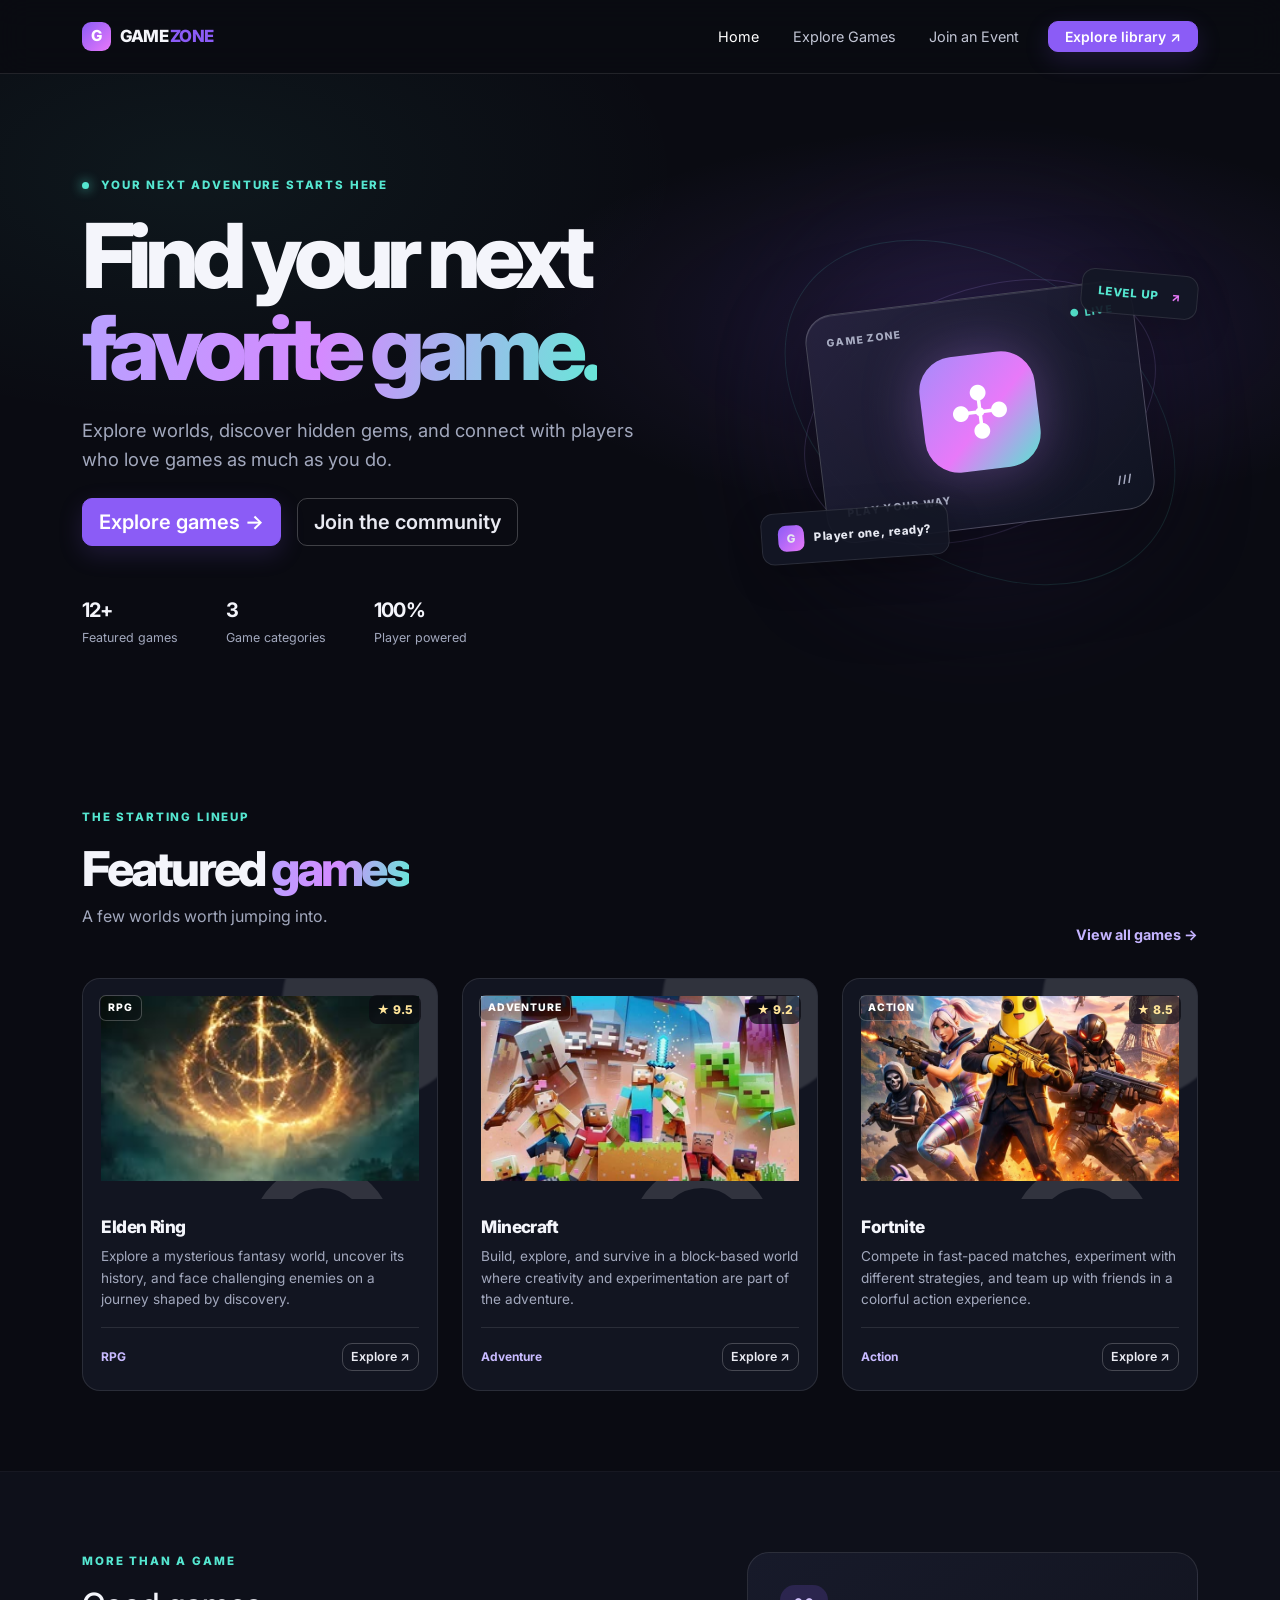
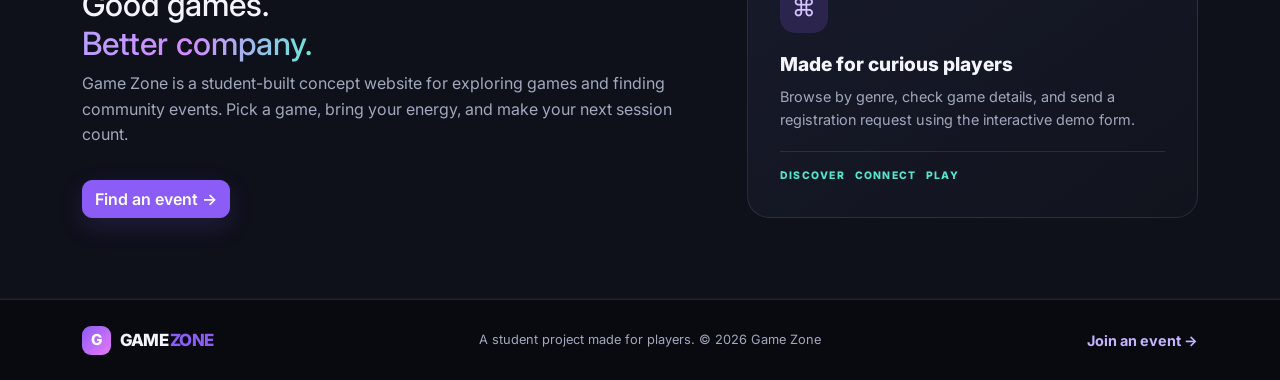
<file: index.html>
<!doctype html>
<html lang="en">
<head>
  <link rel="icon" type="image/png" href="images/favicon.png">
  <meta charset="utf-8">
  <meta name="viewport" content="width=device-width, initial-scale=1">
  <meta name="description" content="Game Zone helps players discover games and join community events.">
  <title>Game Zone | Discover Your Next Game</title>
  <link rel="preconnect" href="https://fonts.googleapis.com">
  <link rel="preconnect" href="https://fonts.gstatic.com" crossorigin>
  <link href="https://fonts.googleapis.com/css2?family=Inter:wght@400;500;600;700;800&display=swap" rel="stylesheet">
  <link href="https://cdn.jsdelivr.net/npm/bootstrap@5.3.3/dist/css/bootstrap.min.css" rel="stylesheet">
  <link href="css/styles.css" rel="stylesheet">
</head>
<body data-page="home">
  <nav class="navbar navbar-expand-lg navbar-dark sticky-top site-nav">
    <div class="container">
      <a class="navbar-brand brand-mark" href="index.html"><span class="brand-icon">G</span> GAME<span>ZONE</span></a>
      <button class="navbar-toggler" type="button" data-bs-toggle="collapse" data-bs-target="#mainNav" aria-controls="mainNav" aria-expanded="false" aria-label="Toggle navigation">
        <span class="navbar-toggler-icon"></span>
      </button>
      <div class="collapse navbar-collapse" id="mainNav">
        <ul class="navbar-nav ms-auto align-items-lg-center gap-lg-2">
          <li class="nav-item"><a class="nav-link active" aria-current="page" href="index.html">Home</a></li>
          <li class="nav-item"><a class="nav-link" href="games.html">Explore Games</a></li>
          <li class="nav-item"><a class="nav-link" href="register.html">Join an Event</a></li>
          <li class="nav-item ms-lg-2"><a class="btn btn-primary btn-sm px-3" href="games.html">Explore library <span aria-hidden="true">↗</span></a></li>
        </ul>
      </div>
    </div>
  </nav>

  <main>
    <section class="hero-section">
      <div class="container">
        <div class="row align-items-center g-5">
          <div class="col-lg-7">
            <p class="eyebrow"><span class="status-dot"></span> YOUR NEXT ADVENTURE STARTS HERE</p>
            <h1 class="hero-title">Find your next<br><span class="gradient-text">favorite game.</span></h1>
            <p class="hero-copy">Explore worlds, discover hidden gems, and connect with players who love games as much as you do.</p>
            <div class="d-flex flex-wrap gap-3 mt-4">
              <a class="btn btn-primary btn-lg" href="games.html">Explore games <span aria-hidden="true">→</span></a>
              <a class="btn btn-outline-light btn-lg" href="register.html">Join the community</a>
            </div>
            <div class="hero-stats mt-5">
              <div><strong>12+</strong><span>Featured games</span></div>
              <div><strong>3</strong><span>Game categories</span></div>
              <div><strong>100%</strong><span>Player powered</span></div>
            </div>
          </div>
          <div class="col-lg-5">
            <div class="hero-art" role="img" aria-label="Abstract neon gaming controller illustration">
              <div class="art-orbit orbit-one"></div><div class="art-orbit orbit-two"></div>
              <div class="art-glow"></div>
              <div class="controller-card">
                <div class="controller-top"><span>GAME ZONE</span><span class="live-pill">● LIVE</span></div>
                <div class="controller-symbol">✣</div>
                <div class="controller-bottom"><span>PLAY YOUR WAY</span><span>///</span></div>
              </div>
              <div class="floating-tag tag-top">LEVEL UP <span>↗</span></div>
              <div class="floating-tag tag-bottom"><span class="tiny-avatar">G</span> Player one, ready?</div>
            </div>
          </div>
        </div>
      </div>
    </section>

    <section class="section-pad">
      <div class="container">
        <div class="section-heading d-flex flex-wrap align-items-end justify-content-between gap-3">
          <div><p class="eyebrow">THE STARTING LINEUP</p><h2>Featured <span class="gradient-text">games</span></h2><p class="section-copy">A few worlds worth jumping into.</p></div>
          <a href="games.html" class="text-link">View all games <span aria-hidden="true">→</span></a>
        </div>
        <div class="row g-4 mt-2" id="featuredGames">
          <div class="col-md-6 col-lg-4"><div class="skeleton-card"></div></div>
          <div class="col-md-6 col-lg-4"><div class="skeleton-card"></div></div>
          <div class="col-md-6 col-lg-4"><div class="skeleton-card"></div></div>
        </div>
      </div>
    </section>

    <section class="section-pad section-muted">
      <div class="container">
        <div class="row g-4 align-items-center">
          <div class="col-lg-7"><p class="eyebrow">MORE THAN A GAME</p><h2>Good games.<br><span class="gradient-text">Better company.</span></h2><p class="section-copy max-copy">Game Zone is a student-built concept website for exploring games and finding community events. Pick a game, bring your energy, and make your next session count.</p><a href="register.html" class="btn btn-primary mt-3">Find an event <span aria-hidden="true">→</span></a></div>
          <div class="col-lg-5"><div class="feature-panel"><div class="feature-icon">⌘</div><h3>Made for curious players</h3><p>Browse by genre, check game details, and send a registration request using the interactive demo form.</p><div class="feature-line"><span>DISCOVER</span><span>CONNECT</span><span>PLAY</span></div></div></div>
        </div>
      </div>
    </section>
  </main>

  <footer class="site-footer"><div class="container d-flex flex-column flex-md-row justify-content-between align-items-start align-items-md-center gap-2"><a class="navbar-brand brand-mark" href="index.html"><span class="brand-icon">G</span> GAME<span>ZONE</span></a><p class="mb-0">A student project made for players. <span id="footerYear"></span></p><a href="register.html" class="footer-link">Join an event →</a></div></footer>
  <script src="https://code.jquery.com/jquery-3.7.1.min.js"></script>
  <script src="https://cdn.jsdelivr.net/npm/bootstrap@5.3.3/dist/js/bootstrap.bundle.min.js"></script>
  <script src="js/app.js"></script>
</body>
</html>
</file>
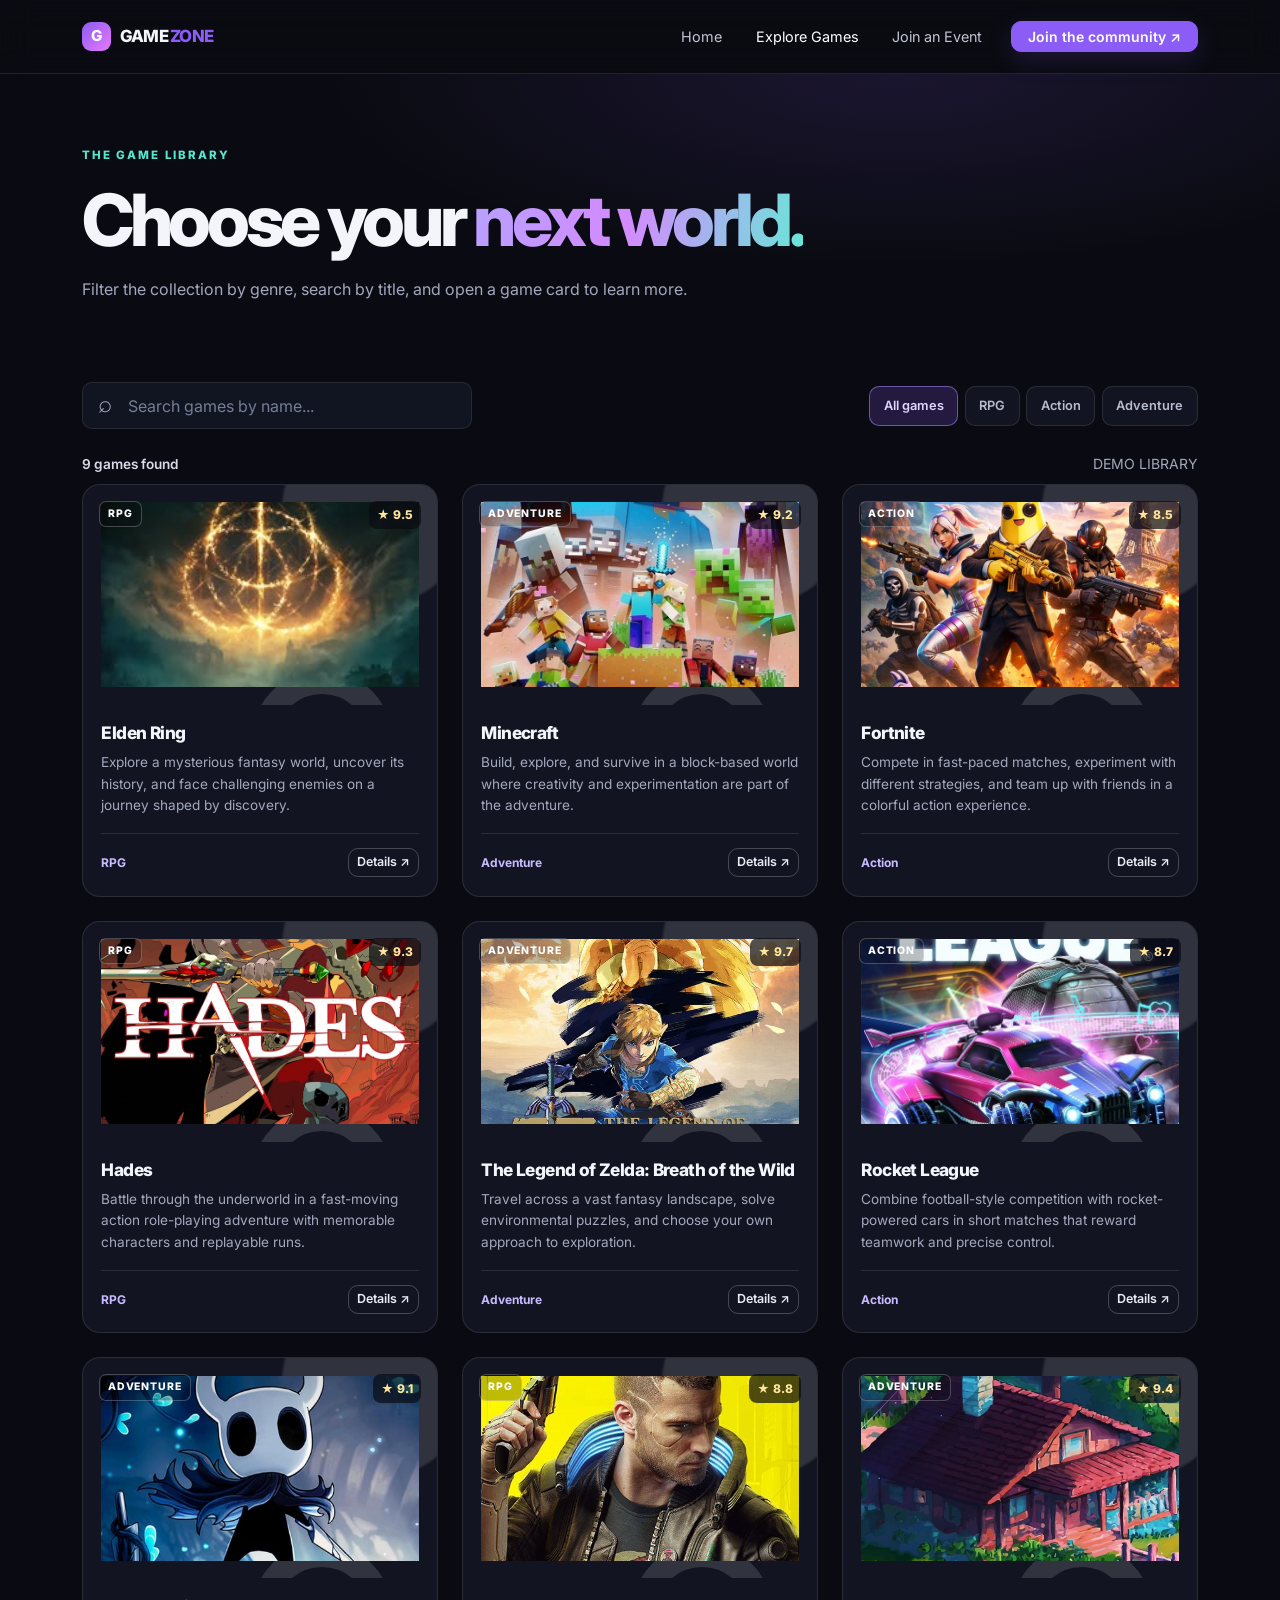
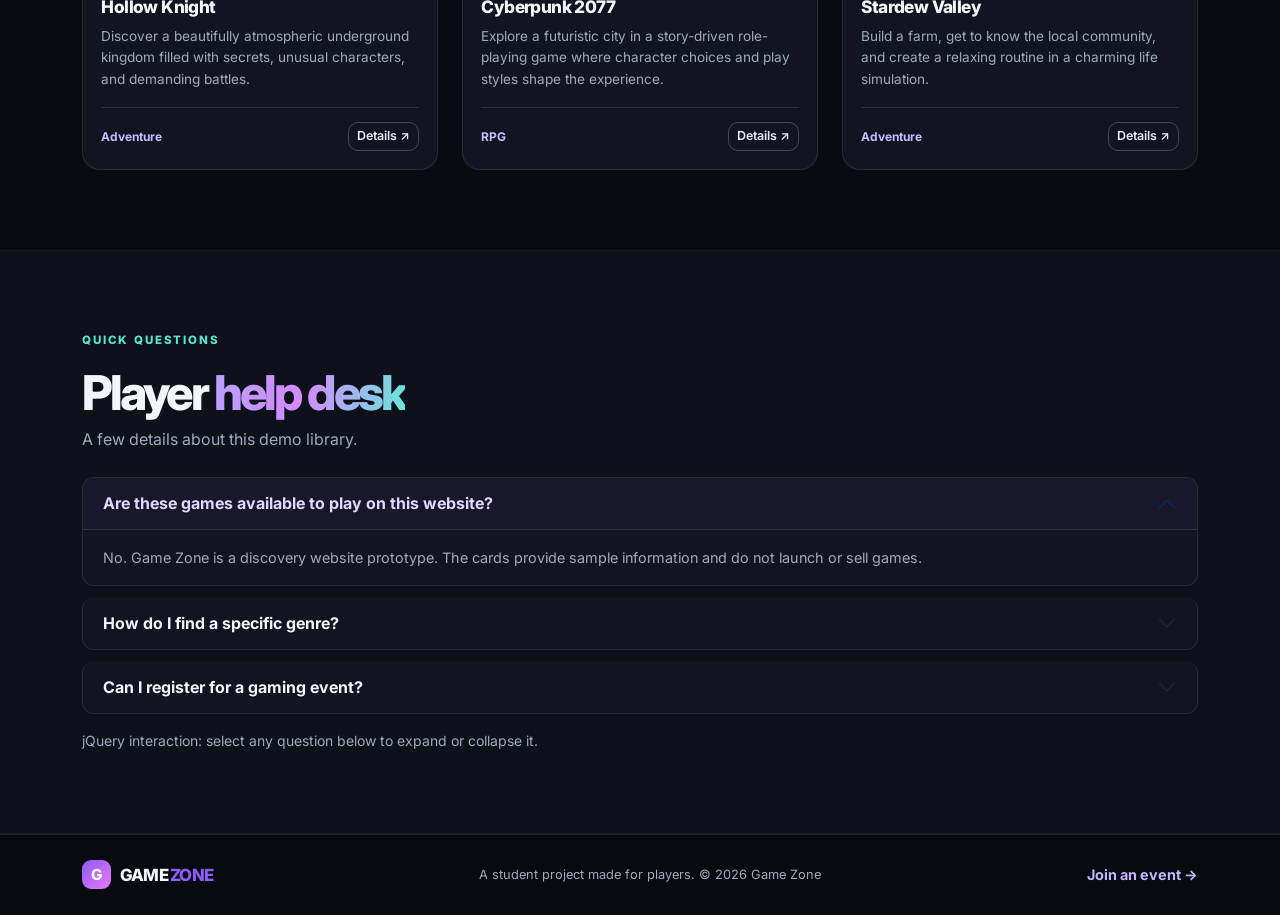
<file: games.html>
<!doctype html>
<html lang="en">
<head>
  <link rel="icon" type="image/png" href="images/favicon.png">
  <meta charset="utf-8">
  <meta name="viewport" content="width=device-width, initial-scale=1">
  <meta name="description" content="Browse the Game Zone library and filter games by genre.">
  <title>Explore Games | Game Zone</title>
  <link rel="preconnect" href="https://fonts.googleapis.com">
  <link rel="preconnect" href="https://fonts.gstatic.com" crossorigin>
  <link href="https://fonts.googleapis.com/css2?family=Inter:wght@400;500;600;700;800&display=swap" rel="stylesheet">
  <link href="https://cdn.jsdelivr.net/npm/bootstrap@5.3.3/dist/css/bootstrap.min.css" rel="stylesheet">
  <link href="css/styles.css" rel="stylesheet">
</head>
<body data-page="games">
  <nav class="navbar navbar-expand-lg navbar-dark sticky-top site-nav">
    <div class="container">
      <a class="navbar-brand brand-mark" href="index.html"><span class="brand-icon">G</span> GAME<span>ZONE</span></a>
      <button class="navbar-toggler" type="button" data-bs-toggle="collapse" data-bs-target="#mainNav" aria-controls="mainNav" aria-expanded="false" aria-label="Toggle navigation"><span class="navbar-toggler-icon"></span></button>
      <div class="collapse navbar-collapse" id="mainNav">
        <ul class="navbar-nav ms-auto align-items-lg-center gap-lg-2">
          <li class="nav-item"><a class="nav-link" href="index.html">Home</a></li>
          <li class="nav-item"><a class="nav-link active" aria-current="page" href="games.html">Explore Games</a></li>
          <li class="nav-item"><a class="nav-link" href="register.html">Join an Event</a></li>
          <li class="nav-item ms-lg-2"><a class="btn btn-primary btn-sm px-3" href="register.html">Join the community ↗</a></li>
        </ul>
      </div>
    </div>
  </nav>

  <main>
    <section class="page-hero">
      <div class="container">
        <p class="eyebrow">THE GAME LIBRARY</p>
        <h1>Choose your <span class="gradient-text">next world.</span></h1>
        <p class="section-copy max-copy">Filter the collection by genre, search by title, and open a game card to learn more.</p>
      </div>
    </section>
    <section class="section-pad pt-2">
      <div class="container">
        <div class="library-toolbar">
          <div class="search-wrap"><label class="visually-hidden" for="gameSearch">Search games</label><span aria-hidden="true">⌕</span><input id="gameSearch" class="form-control" type="search" placeholder="Search games by name..." autocomplete="off"></div>
          <div class="filter-group" role="group" aria-label="Filter games by genre">
            <button class="btn filter-btn active" type="button" data-genre="All" aria-pressed="true">All games</button>
            <button class="btn filter-btn" type="button" data-genre="RPG" aria-pressed="false">RPG</button>
            <button class="btn filter-btn" type="button" data-genre="Action" aria-pressed="false">Action</button>
            <button class="btn filter-btn" type="button" data-genre="Adventure" aria-pressed="false">Adventure</button>
          </div>
        </div>
        <div class="d-flex justify-content-between align-items-center mt-4 mb-2"><p class="result-label mb-0" id="resultsCount" aria-live="polite">Loading games...</p><span class="small muted-text">DEMO LIBRARY</span></div>
        <div class="row g-4" id="gamesGrid" aria-live="polite"></div>
        <div id="emptyState" class="empty-state d-none"><div class="empty-icon">⌕</div><h2>No games found</h2><p>Try another title or select a different genre.</p><button class="btn btn-outline-light" id="resetFilters" type="button">Reset filters</button></div>
      </div>
    </section>

    <section class="section-pad section-muted">
      <div class="container">
        <div class="section-heading"><p class="eyebrow">QUICK QUESTIONS</p><h2>Player <span class="gradient-text">help desk</span></h2><p class="section-copy">A few details about this demo library.</p></div>
        <div class="accordion game-accordion mt-4" id="helpAccordion">
          <div class="accordion-item"><h3 class="accordion-header"><button class="accordion-button" type="button" data-bs-toggle="collapse" data-bs-target="#helpOne" aria-expanded="true" aria-controls="helpOne">Are these games available to play on this website?</button></h3><div id="helpOne" class="accordion-collapse collapse show" data-bs-parent="#helpAccordion"><div class="accordion-body">No. Game Zone is a discovery website prototype. The cards provide sample information and do not launch or sell games.</div></div></div>
          <div class="accordion-item"><h3 class="accordion-header"><button class="accordion-button collapsed" type="button" data-bs-toggle="collapse" data-bs-target="#helpTwo" aria-expanded="false" aria-controls="helpTwo">How do I find a specific genre?</button></h3><div id="helpTwo" class="accordion-collapse collapse" data-bs-parent="#helpAccordion"><div class="accordion-body">Choose a genre filter above the cards, or type part of a game title into the search field. You can combine search and genre filters.</div></div></div>
          <div class="accordion-item"><h3 class="accordion-header"><button class="accordion-button collapsed" type="button" data-bs-toggle="collapse" data-bs-target="#helpThree" aria-expanded="false" aria-controls="helpThree">Can I register for a gaming event?</button></h3><div id="helpThree" class="accordion-collapse collapse" data-bs-parent="#helpAccordion"><div class="accordion-body">Yes, you can test the registration form on the Join an Event page. This front-end demo displays a confirmation but does not send information to a server.</div></div></div>
        </div>
        <p class="small muted-text mt-3 mb-0">jQuery interaction: select any question below to expand or collapse it.</p>
      </div>
    </section>
  </main>

  <div class="modal fade" id="gameDetailsModal" tabindex="-1" aria-labelledby="gameDetailsTitle" aria-hidden="true">
    <div class="modal-dialog modal-dialog-centered"><div class="modal-content game-modal">
      <div class="modal-header"><div><p class="eyebrow mb-1">GAME DETAILS</p><h2 class="modal-title fs-4" id="gameDetailsTitle">Game title</h2></div><button type="button" class="btn-close btn-close-white" data-bs-dismiss="modal" aria-label="Close"></button></div>
      <div class="modal-body"><div class="modal-art" id="modalArt" aria-hidden="true">GZ</div><div class="d-flex flex-wrap gap-2 mb-3" id="modalMeta"></div><p id="modalDescription" class="section-copy"></p><p class="small muted-text mb-0" id="modalPlayers"></p></div>
      <div class="modal-footer"><button type="button" class="btn btn-outline-light" data-bs-dismiss="modal">Keep exploring</button><a href="register.html" class="btn btn-primary">Join an event →</a></div>
    </div></div>
  </div>

  <footer class="site-footer"><div class="container d-flex flex-column flex-md-row justify-content-between align-items-start align-items-md-center gap-2"><a class="navbar-brand brand-mark" href="index.html"><span class="brand-icon">G</span> GAME<span>ZONE</span></a><p class="mb-0">A student project made for players. <span id="footerYear"></span></p><a href="register.html" class="footer-link">Join an event →</a></div></footer>
  <script src="https://code.jquery.com/jquery-3.7.1.min.js"></script>
  <script src="https://cdn.jsdelivr.net/npm/bootstrap@5.3.3/dist/js/bootstrap.bundle.min.js"></script>
  <script src="js/app.js"></script>
</body>
</html>
</file>
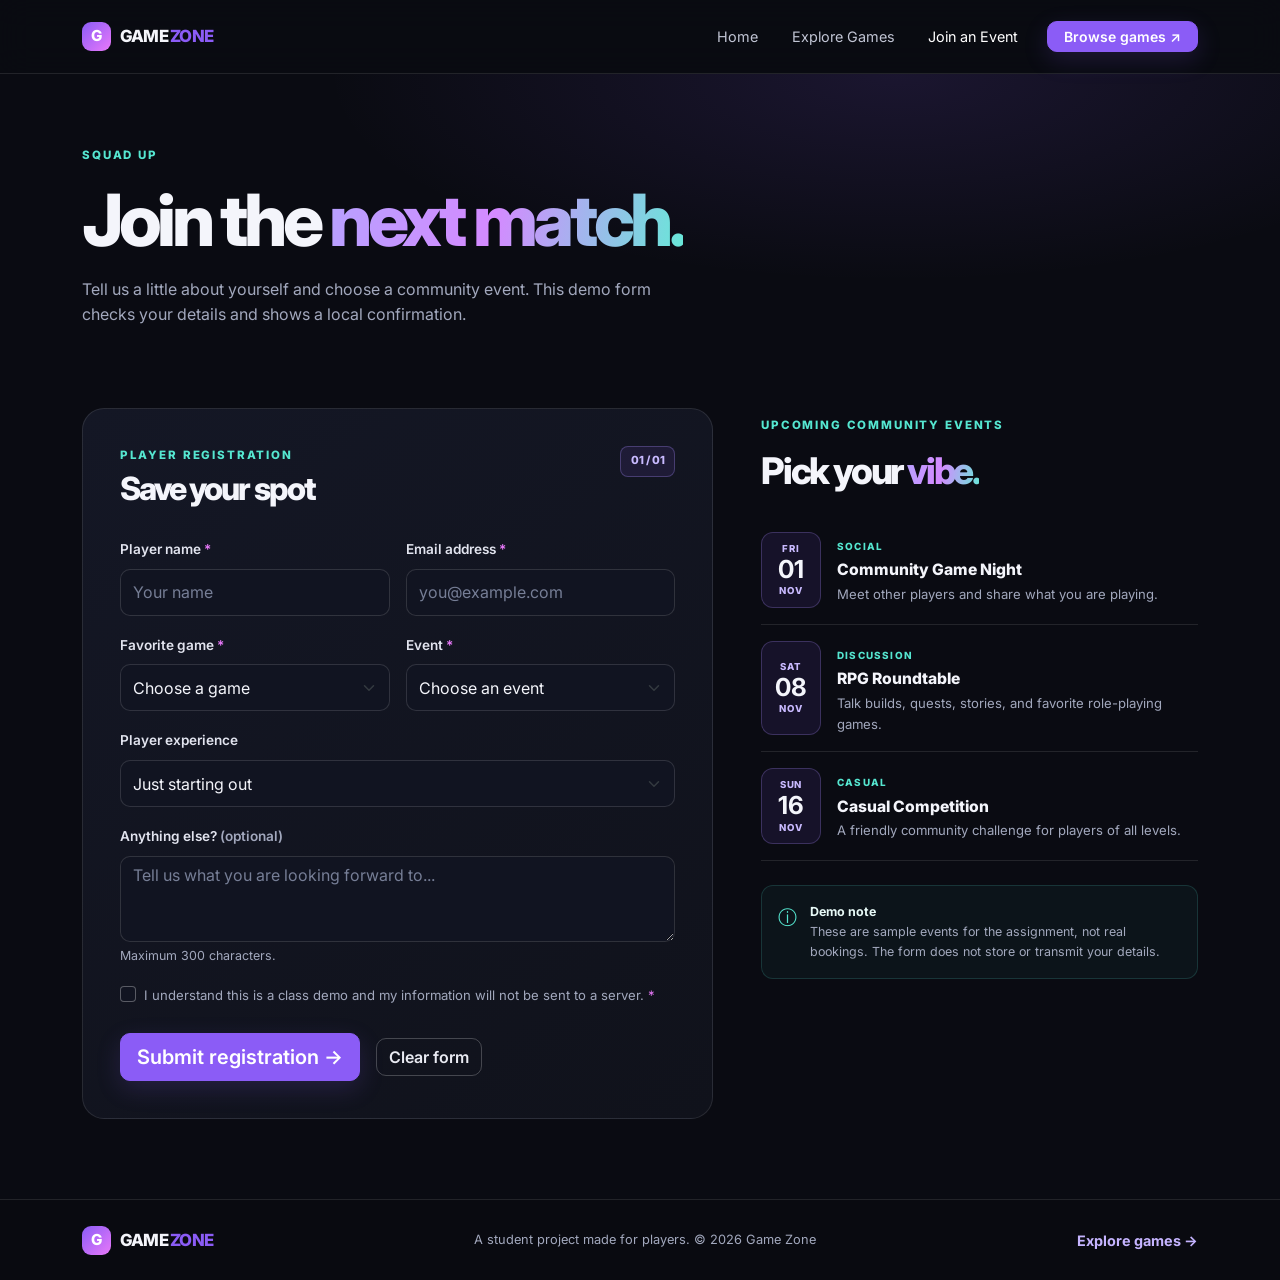
<file: register.html>
<!doctype html>
<html lang="en">
<head>
  <link rel="icon" type="image/png" href="images/favicon.png">
  <meta charset="utf-8">
  <meta name="viewport" content="width=device-width, initial-scale=1">
  <meta name="description" content="Send a demo registration request for a Game Zone community event.">
  <title>Join an Event | Game Zone</title>
  <link rel="preconnect" href="https://fonts.googleapis.com">
  <link rel="preconnect" href="https://fonts.gstatic.com" crossorigin>
  <link href="https://fonts.googleapis.com/css2?family=Inter:wght@400;500;600;700;800&display=swap" rel="stylesheet">
  <link href="https://cdn.jsdelivr.net/npm/bootstrap@5.3.3/dist/css/bootstrap.min.css" rel="stylesheet">
  <link href="css/styles.css" rel="stylesheet">
</head>
<body data-page="register">
  <nav class="navbar navbar-expand-lg navbar-dark sticky-top site-nav">
    <div class="container">
      <a class="navbar-brand brand-mark" href="index.html"><span class="brand-icon">G</span> GAME<span>ZONE</span></a>
      <button class="navbar-toggler" type="button" data-bs-toggle="collapse" data-bs-target="#mainNav" aria-controls="mainNav" aria-expanded="false" aria-label="Toggle navigation"><span class="navbar-toggler-icon"></span></button>
      <div class="collapse navbar-collapse" id="mainNav">
        <ul class="navbar-nav ms-auto align-items-lg-center gap-lg-2">
          <li class="nav-item"><a class="nav-link" href="index.html">Home</a></li>
          <li class="nav-item"><a class="nav-link" href="games.html">Explore Games</a></li>
          <li class="nav-item"><a class="nav-link active" aria-current="page" href="register.html">Join an Event</a></li>
          <li class="nav-item ms-lg-2"><a class="btn btn-primary btn-sm px-3" href="games.html">Browse games ↗</a></li>
        </ul>
      </div>
    </div>
  </nav>

  <main>
    <section class="page-hero">
      <div class="container">
        <p class="eyebrow">SQUAD UP</p>
        <h1>Join the <span class="gradient-text">next match.</span></h1>
        <p class="section-copy max-copy">Tell us a little about yourself and choose a community event. This demo form checks your details and shows a local confirmation.</p>
      </div>
    </section>
    <section class="section-pad pt-2">
      <div class="container">
        <div class="row g-5 align-items-start">
          <div class="col-lg-7">
            <div class="form-panel">
              <div class="panel-heading"><div><p class="eyebrow">PLAYER REGISTRATION</p><h2>Save your spot</h2></div><span class="step-chip">01 / 01</span></div>
              <div id="formAlert" class="alert d-none" role="alert" aria-live="polite"></div>
              <form id="registrationForm" novalidate>
                <div class="row g-3">
                  <div class="col-md-6"><label for="playerName" class="form-label">Player name <span class="required-star">*</span></label><input class="form-control" id="playerName" name="playerName" type="text" placeholder="Your name" minlength="2" maxlength="50" required><div class="invalid-feedback">Enter a name with at least 2 characters.</div></div>
                  <div class="col-md-6"><label for="playerEmail" class="form-label">Email address <span class="required-star">*</span></label><input class="form-control" id="playerEmail" name="playerEmail" type="email" placeholder="you@example.com" required><div class="invalid-feedback">Enter a valid email address.</div></div>
                  <div class="col-md-6"><label for="favoriteGame" class="form-label">Favorite game <span class="required-star">*</span></label><select class="form-select" id="favoriteGame" name="favoriteGame" required><option value="">Choose a game</option><option>Stardew Valley</option><option>Elden Ring</option><option>Minecraft</option><option>Fortnite</option><option>Hades</option><option>The Legend of Zelda: Breath of the Wild</option><option>Rocket League</option><option>Hollow Knight</option><option>Cyberpunk 2077</option></select><div class="invalid-feedback">Choose a game from the list.</div></div>
                  <div class="col-md-6"><label for="eventChoice" class="form-label">Event <span class="required-star">*</span></label><select class="form-select" id="eventChoice" name="eventChoice" required><option value="">Choose an event</option><option value="Community Game Night">Community Game Night</option><option value="RPG Roundtable">RPG Roundtable</option><option value="Casual Competition">Casual Competition</option></select><div class="invalid-feedback">Choose an event.</div></div>
                  <div class="col-12"><label for="experienceLevel" class="form-label">Player experience</label><select class="form-select" id="experienceLevel" name="experienceLevel"><option>Just starting out</option><option>Casual player</option><option>Experienced player</option></select></div>
                  <div class="col-12"><label for="playerMessage" class="form-label">Anything else? <span class="muted-text">(optional)</span></label><textarea class="form-control" id="playerMessage" name="playerMessage" rows="3" maxlength="300" placeholder="Tell us what you are looking forward to..."></textarea><div class="form-text">Maximum 300 characters.</div></div>
                  <div class="col-12"><div class="form-check"><input class="form-check-input" type="checkbox" id="agreeTerms" required><label class="form-check-label" for="agreeTerms">I understand this is a class demo and my information will not be sent to a server. <span class="required-star">*</span></label><div class="invalid-feedback">Please confirm before submitting.</div></div></div>
                  <div class="col-12 d-flex flex-wrap align-items-center gap-3 mt-4"><button class="btn btn-primary btn-lg" type="submit">Submit registration <span aria-hidden="true">→</span></button><button class="btn btn-outline-light" type="reset" id="resetForm">Clear form</button></div>
                </div>
              </form>
            </div>
          </div>
          <div class="col-lg-5">
            <aside class="event-aside">
              <p class="eyebrow">UPCOMING COMMUNITY EVENTS</p><h2>Pick your <span class="gradient-text">vibe.</span></h2>
              <article class="event-card"><div class="event-date"><span>FRI</span><strong>01</strong><span>NOV</span></div><div><span class="event-tag">SOCIAL</span><h3>Community Game Night</h3><p>Meet other players and share what you are playing.</p></div></article>
              <article class="event-card"><div class="event-date"><span>SAT</span><strong>08</strong><span>NOV</span></div><div><span class="event-tag">DISCUSSION</span><h3>RPG Roundtable</h3><p>Talk builds, quests, stories, and favorite role-playing games.</p></div></article>
              <article class="event-card"><div class="event-date"><span>SUN</span><strong>16</strong><span>NOV</span></div><div><span class="event-tag">CASUAL</span><h3>Casual Competition</h3><p>A friendly community challenge for players of all levels.</p></div></article>
              <div class="notice-card"><span class="notice-icon">ⓘ</span><p><strong>Demo note</strong><br>These are sample events for the assignment, not real bookings. The form does not store or transmit your details.</p></div>
            </aside>
          </div>
        </div>
      </div>
    </section>
  </main>

  <div class="toast-container position-fixed bottom-0 end-0 p-3">
    <div id="successToast" class="toast game-toast" role="status" aria-live="polite" aria-atomic="true">
      <div class="toast-header"><span class="toast-symbol me-2">✓</span><strong class="me-auto">Registration received</strong><small>Game Zone</small><button type="button" class="btn-close btn-close-white ms-2" data-bs-dismiss="toast" aria-label="Close"></button></div>
      <div class="toast-body" id="toastMessage">Thanks for registering!</div>
    </div>
  </div>

  <footer class="site-footer"><div class="container d-flex flex-column flex-md-row justify-content-between align-items-start align-items-md-center gap-2"><a class="navbar-brand brand-mark" href="index.html"><span class="brand-icon">G</span> GAME<span>ZONE</span></a><p class="mb-0">A student project made for players. <span id="footerYear"></span></p><a href="games.html" class="footer-link">Explore games →</a></div></footer>
  <script src="https://code.jquery.com/jquery-3.7.1.min.js"></script>
  <script src="https://cdn.jsdelivr.net/npm/bootstrap@5.3.3/dist/js/bootstrap.bundle.min.js"></script>
  <script src="js/app.js"></script>
</body>
</html>
</file>
<file: css/styles.css>
/* Game Zone: shared theme and responsive layout */
:root {
  --bg: #0a0b12;
  --panel: #121521;
  --panel-soft: #171b2b;
  --text: #f4f5fb;
  --muted: #a2a8bd;
  --purple: #8b5cf6;
  --pink: #e879f9;
  --cyan: #55e6d0;
  --border: rgba(255,255,255,.10);
}
* { box-sizing: border-box; }
html { scroll-behavior: smooth; }

body { margin: 0; background: var(--bg); color: var(--text); font-family: Inter, system-ui, -apple-system, BlinkMacSystemFont, "Segoe UI", sans-serif; line-height: 1.6; }

a { text-decoration: none; }
.site-nav { background: rgba(10,11,18,.91); backdrop-filter: blur(16px); border-bottom: 1px solid var(--border); }

.navbar { padding: 1rem 0; }

.brand-mark { display: inline-flex; align-items: center; gap: .15rem; color: var(--text) !important; font-weight: 800; letter-spacing: -.045em; font-size: 1.05rem; }

.brand-mark > span:last-child { color: var(--purple); }

.brand-icon { display: inline-grid; place-items: center; width: 29px; height: 29px; margin-right: .4rem; border-radius: 9px; color: #fff; background: linear-gradient(135deg,var(--purple),var(--pink)); font-size: .95rem; }
.nav-link { color: #c1c5d4; font-size: .9rem; padding: .55rem .8rem !important; }

.nav-link:hover, .nav-link.active { color: #fff !important; }

.btn { border-radius: 10px; font-weight: 600; transition: transform .18s ease, box-shadow .18s ease, background-color .18s ease; }
.btn:hover { transform: translateY(-1px); }
.btn-primary { --bs-btn-bg: var(--purple); --bs-btn-border-color: var(--purple); --bs-btn-hover-bg: #7544e9; --bs-btn-hover-border-color: #7544e9; --bs-btn-active-bg: #7544e9; --bs-btn-active-border-color: #7544e9; box-shadow: 0 8px 24px rgba(139,92,246,.17); }
.btn-outline-light { --bs-btn-color: #e9eaf2; --bs-btn-border-color: rgba(255,255,255,.22); --bs-btn-hover-bg: rgba(255,255,255,.09); --bs-btn-hover-border-color: rgba(255,255,255,.4); --bs-btn-hover-color: #fff; }
.hero-section { position: relative; overflow: hidden; padding: clamp(4.5rem,8vw,7.5rem) 0 5rem; background: radial-gradient(ellipse at 76% 38%,rgba(139,92,246,.14),transparent 34%), radial-gradient(ellipse at 15% 15%,rgba(85,230,208,.06),transparent 32%); }
.eyebrow { color: var(--cyan); font-size: .72rem; font-weight: 800; letter-spacing: .16em; margin-bottom: 1rem; }

.status-dot { display: inline-block; width: 7px; height: 7px; margin-right: .45rem; border-radius: 50%; background: var(--cyan); box-shadow: 0 0 12px var(--cyan); }

.hero-title { font-size: clamp(3rem,7vw,5.65rem); line-height: 1.02; letter-spacing: -.075em; font-weight: 800; margin: 0 0 1.4rem; }

.gradient-text { background: linear-gradient(100deg,#b7a1ff 0%,#d48aff 47%,#67e8d8 100%); color: transparent; background-clip: text; -webkit-background-clip: text; }

.hero-copy { max-width: 560px; color: var(--muted); font-size: clamp(1rem,1.6vw,1.15rem); }

.hero-stats { display: flex; flex-wrap: wrap; gap: clamp(1.3rem,4vw,3rem); }

.hero-stats div { display: flex; flex-direction: column; gap: .1rem; }

.hero-stats strong { font-size: 1.25rem; letter-spacing: -.04em; }

.hero-stats span { color: var(--muted); font-size: .78rem; }

.hero-art { min-height: 390px; display: grid; place-items: center; position: relative; isolation: isolate; }

.art-orbit { position: absolute; border: 1px solid rgba(192,167,255,.19); border-radius: 50%; transform: rotate(-24deg); }

.orbit-one { width: 370px; height: 240px; }

.orbit-two { width: 430px; height: 295px; transform: rotate(35deg); border-color: rgba(85,230,208,.13); }

.art-glow { position: absolute; width: 230px; height: 230px; border-radius: 50%; background: #8b5cf6; filter: blur(100px); opacity: .28; }

.controller-card { position: relative; z-index: 1; width: min(330px,85%); padding: 1.25rem; min-height: 230px; display: flex; flex-direction: column; justify-content: space-between; border: 1px solid rgba(255,255,255,.2); border-radius: 28px; background: linear-gradient(145deg,rgba(38,35,62,.96),rgba(16,20,33,.96)); box-shadow: 0 28px 90px rgba(0,0,0,.45), inset 0 1px rgba(255,255,255,.12); transform: rotate(-7deg); }
.controller-top, .controller-bottom { display: flex; justify-content: space-between; color: #a8acc2; font-size: .65rem; font-weight: 800; letter-spacing: .13em; }

.live-pill { color: var(--cyan); }

.controller-symbol { display: grid; place-items: center; align-self: center; width: 116px; height: 116px; border-radius: 34px; font-size: 4.5rem; line-height: 1; color: #fff; background: linear-gradient(135deg,#a78bfa,#e879f9 55%,#55e6d0); box-shadow: 0 0 55px rgba(192,132,252,.34); }
.floating-tag { z-index: 2; position: absolute; padding: .75rem 1rem; border: 1px solid var(--border); border-radius: 13px; background: rgba(20,23,37,.92); box-shadow: 0 12px 35px rgba(0,0,0,.22); font-size: .72rem; font-weight: 800; letter-spacing: .05em; }
.tag-top { top: 14%; right: 0; color: var(--cyan); transform: rotate(5deg); }

.tag-top span { margin-left: .6rem; color: var(--pink); }

.tag-bottom { bottom: 12%; left: 0; display: flex; align-items: center; gap: .6rem; color: #e5e7f0; transform: rotate(-4deg); }


.tiny-avatar { display: grid; place-items: center; width: 26px; height: 26px; border-radius: 8px; background: linear-gradient(135deg,var(--purple),var(--pink)); }
.section-pad { padding: 5rem 0; }
.section-muted { background: #0e101a; border-top: 1px solid rgba(255,255,255,.035); border-bottom: 1px solid rgba(255,255,255,.035); }

.section-heading h2, .page-hero h1, .form-panel h2, .event-aside h2 { font-size: clamp(2rem,4vw,3rem); line-height: 1.12; font-weight: 800; letter-spacing: -.06em; }

.section-copy { color: var(--muted); }

.max-copy { max-width: 620px; }

.text-link, .footer-link { color: #c5b4ff; font-weight: 700; font-size: .9rem; }
.text-link:hover, .footer-link:hover { color: var(--cyan); }
.skeleton-card { min-height: 330px; border-radius: 18px; border: 1px solid var(--border); background: linear-gradient(100deg,#151827,#1a1d2c,#151827); }
.game-card { height: 100%; overflow: hidden; border: 1px solid var(--border); border-radius: 18px; background: var(--panel); transition: transform .2s ease,border-color .2s ease,box-shadow .2s ease; }
.game-card:hover { transform: translateY(-5px); border-color: rgba(192,167,255,.42); box-shadow: 0 18px 42px rgba(0,0,0,.18); }
.game-art { position: relative; min-height: 165px; overflow: hidden; display: flex; align-items: end; padding: 1.1rem; isolation: isolate; }
.game-art::before, .game-art::after { content: ""; position: absolute; z-index: -1; border-radius: 50%; }
.game-art::before { width: 190px; height: 190px; right: -35px; top: -70px; background: rgba(255,255,255,.13); filter: blur(1px); }
.game-art::after { width: 140px; height: 140px; right: 45px; bottom: -105px; border: 24px solid rgba(255,255,255,.13); }
.art-rpg { background: linear-gradient(130deg,#422c75,#a14b9c 52%,#ed9e9b); }
.art-action { background: linear-gradient(130deg,#1d385e,#387ca0 50%,#5de0c6); }
.art-adventure { background: linear-gradient(130deg,#315e48,#a0ad5b 55%,#e5c789); }
.art-sci-fi { background: linear-gradient(130deg,#25265e,#5d57b9 52%,#ec79bb); }
.art-indie { background: linear-gradient(130deg,#854b4b,#e58b65 52%,#f2d28b); }
.art-sport { background: linear-gradient(130deg,#18545c,#2eaa9e 52%,#c6efb0); }
.game-monogram { font-size: 3.4rem; line-height: 1; font-weight: 800; color: rgba(255,255,255,.91); letter-spacing: -.1em; text-shadow: 0 8px 25px rgba(0,0,0,.15); }
.game-badge { position: absolute; top: 1rem; left: 1rem; border: 1px solid rgba(255,255,255,.23); border-radius: 7px; padding: .25rem .5rem; background: rgba(10,11,18,.25); color: white; font-size: .65rem; font-weight: 800; letter-spacing: .08em; }
.game-rating { position: absolute; top: 1rem; right: 1rem; border-radius: 8px; padding: .3rem .5rem; background: rgba(10,11,18,.7); color: #ffe59a; font-size: .75rem; font-weight: 800; }
.game-card-body { padding: 1.15rem; }
.game-card-body h3 { font-size: 1.08rem; font-weight: 800; letter-spacing: -.035em; }
.game-card-body p { color: var(--muted); font-size: .85rem; min-height: 42px; }
.game-card-foot { display: flex; align-items: center; justify-content: space-between; gap: .75rem; padding-top: .9rem; border-top: 1px solid var(--border); }
.game-card-foot .genre-text { color: #c8baff; font-size: .75rem; font-weight: 700; }
.game-card-foot .btn { font-size: .78rem; }
.feature-panel { padding: 2rem; border: 1px solid var(--border); border-radius: 22px; background: linear-gradient(145deg,#171a2a,#11131d); }
.feature-icon { display: grid; place-items: center; width: 48px; height: 48px; margin-bottom: 1.3rem; border-radius: 15px; background: rgba(139,92,246,.18); color: #d4c5ff; font-size: 1.5rem; }
.feature-panel h3 { font-size: 1.2rem; font-weight: 800; }
.feature-panel p { color: var(--muted); font-size: .9rem; }
.feature-line { display: flex; flex-wrap: wrap; gap: .6rem; padding-top: 1rem; margin-top: 1.3rem; border-top: 1px solid var(--border); color: var(--cyan); font-size: .65rem; letter-spacing: .12em; font-weight: 800; }
.page-hero { padding: 4.5rem 0 3.5rem; background: radial-gradient(ellipse at 70% 0%,rgba(139,92,246,.13),transparent 45%); }
.page-hero h1 { font-size: clamp(2.7rem,6vw,4.5rem); margin-bottom: 1rem; }
.library-toolbar { display: flex; flex-wrap: wrap; justify-content: space-between; gap: 1rem; align-items: center; }
.search-wrap { position: relative; flex: 1 1 250px; max-width: 390px; }
.search-wrap > span { position: absolute; left: 1rem; top: 50%; transform: translateY(-55%); color: var(--muted); font-size: 1.5rem; pointer-events: none; }
.search-wrap .form-control { padding-left: 2.8rem; }
.form-control, .form-select { min-height: 47px; color: var(--text); background-color: #111421; border: 1px solid rgba(255,255,255,.13); border-radius: 10px; }
.form-control::placeholder { color: #767e96; }
.form-control:focus, .form-select:focus { color: #fff; background-color: #121625; border-color: var(--purple); box-shadow: 0 0 0 .22rem rgba(139,92,246,.17); }
.form-select option { background: #111421; color: white; }
.filter-group { display: flex; flex-wrap: wrap; gap: .4rem; }
.filter-btn { border: 1px solid var(--border); color: #b7bdce; background: #121521; font-size: .8rem; padding: .6rem .85rem; }
.filter-btn:hover { color: #fff; border-color: rgba(192,167,255,.5); }
.filter-btn.active { background: rgba(139,92,246,.2); color: #e0d5ff; border-color: rgba(167,139,250,.55); }
.result-label { color: #d9dbea; font-size: .85rem; font-weight: 600; }
.muted-text { color: var(--muted) !important; }
.empty-state { text-align: center; padding: 4rem 1rem; border: 1px dashed rgba(255,255,255,.17); border-radius: 18px; margin-top: 1rem; }
.empty-icon { color: var(--purple); font-size: 3rem; }
.empty-state p { color: var(--muted); }
.game-accordion { --bs-accordion-bg: var(--panel); --bs-accordion-color: var(--text); --bs-accordion-border-color: var(--border); --bs-accordion-btn-color: var(--text); --bs-accordion-btn-bg: var(--panel); --bs-accordion-active-bg: #19182a; --bs-accordion-active-color: #e1d8ff; --bs-accordion-btn-focus-box-shadow: 0 0 0 .2rem rgba(139,92,246,.15); --bs-accordion-btn-icon-filter: invert(1); --bs-accordion-btn-active-icon-filter: invert(1); }
.accordion-item { border-radius: 12px !important; overflow: hidden; margin-bottom: .7rem; }
.accordion-button { font-weight: 700; }
.accordion-body { color: var(--muted); font-size: .9rem; }
.game-modal { background: #111421; border: 1px solid rgba(255,255,255,.14); border-radius: 20px; color: var(--text); }
.game-modal .modal-header, .game-modal .modal-footer { border-color: var(--border); padding: 1.2rem 1.4rem; }
.game-modal .modal-body { padding: 1.4rem; }
.modal-art { display: grid; place-items: center; min-height: 150px; margin-bottom: 1.2rem; border-radius: 14px; font-size: 4rem; font-weight: 800; color: white; background: linear-gradient(135deg,#422c75,#a14b9c,#55e6d0); }
.meta-chip { display: inline-flex; padding: .35rem .6rem; border-radius: 8px; background: rgba(139,92,246,.16); color: #d8cbff; font-size: .75rem; font-weight: 700; }
.form-panel { padding: clamp(1.25rem,3vw,2.3rem); border: 1px solid var(--border); border-radius: 22px; background: linear-gradient(145deg,#141725,#10121b); }
.panel-heading { display: flex; justify-content: space-between; align-items: start; gap: 1rem; margin-bottom: 1.8rem; }
.panel-heading .eyebrow { margin-bottom: .45rem; }
.panel-heading h2 { font-size: 2rem; margin: 0; }
.step-chip { color: #c8baff; border: 1px solid rgba(167,139,250,.3); background: rgba(139,92,246,.1); padding: .35rem .6rem; border-radius: 8px; font-size: .7rem; font-weight: 800; }
.form-label { color: #e2e4ef; font-size: .85rem; font-weight: 600; }
.required-star { color: #e879f9; }
.form-check-input { background-color: #111421; border-color: rgba(255,255,255,.3); }
.form-check-input:checked { background-color: var(--purple); border-color: var(--purple); }
.form-check-input:focus { border-color: var(--purple); box-shadow: 0 0 0 .2rem rgba(139,92,246,.2); }
.form-check-label { color: var(--muted); font-size: .82rem; }
.form-text, .invalid-feedback { font-size: .78rem; }
.form-text { color: var(--muted); }
.event-aside { padding-top: .5rem; }
.event-aside h2 { font-size: 2.3rem; margin-bottom: 1.5rem; }
.event-card { display: flex; gap: 1rem; padding: 1rem 0; border-bottom: 1px solid var(--border); }
.event-date { display: flex; flex: 0 0 60px; flex-direction: column; align-items: center; justify-content: center; min-height: 76px; border: 1px solid rgba(167,139,250,.25); border-radius: 12px; background: rgba(139,92,246,.1); }
.event-date span { color: #c9baff; font-size: .6rem; font-weight: 800; letter-spacing: .1em; }
.event-date strong { font-size: 1.55rem; line-height: 1.1; }
.event-tag { color: var(--cyan); font-size: .62rem; font-weight: 800; letter-spacing: .12em; }
.event-card h3 { font-size: .98rem; font-weight: 800; margin: .25rem 0; }
.event-card p { color: var(--muted); font-size: .82rem; margin: 0; }
.notice-card { display: flex; gap: .8rem; margin-top: 1.5rem; padding: 1rem; border: 1px solid rgba(85,230,208,.16); border-radius: 12px; background: rgba(85,230,208,.045); }
.notice-icon { color: var(--cyan); font-size: 1.2rem; }
.notice-card p { color: var(--muted); font-size: .78rem; margin: 0; }
.notice-card strong { color: #e7f9f6; }
.alert-success { --bs-alert-color: #b7f5d5; --bs-alert-bg: rgba(34,197,94,.1); --bs-alert-border-color: rgba(34,197,94,.25); }
.alert-danger { --bs-alert-color: #ffc4cd; --bs-alert-bg: rgba(244,63,94,.1); --bs-alert-border-color: rgba(244,63,94,.25); }
.game-toast { background: #171b2a; border: 1px solid rgba(85,230,208,.3); border-radius: 13px; color: var(--text); box-shadow: 0 15px 45px rgba(0,0,0,.4); }
.game-toast .toast-header { color: var(--text); background: #1b2030; border-color: var(--border); }
.toast-symbol { display: grid; place-items: center; width: 23px; height: 23px; border-radius: 50%; background: rgba(85,230,208,.16); color: var(--cyan); font-weight: 800; }
.game-toast .toast-body { color: #c5cadd; }
.site-footer { padding: 1.6rem 0; border-top: 1px solid var(--border); background: #090a10; }
.site-footer p { color: var(--muted); font-size: .8rem; }
:focus-visible { outline: 2px solid var(--cyan); outline-offset: 3px; }

@media (max-width: 991.98px) {
  .navbar-collapse { padding-top: 1rem; }
  .hero-art { min-height: 330px; max-width: 520px; margin: 0 auto; }
  .hero-section { padding-top: 4.2rem; }
}

@media (max-width: 575.98px) {
  .section-pad { padding: 3.5rem 0; }
  .hero-section { padding: 3.5rem 0 3rem; }
  .hero-title { font-size: clamp(2.8rem,13vw,4rem); }
  .hero-art { min-height: 285px; }
  .orbit-one { width: 285px; height: 200px; }
  .orbit-two { width: 320px; height: 235px; }
  .controller-card { min-height: 190px; width: 260px; }
  .controller-symbol { width: 88px; height: 88px; font-size: 3.5rem; border-radius: 25px; }
  .tag-top { right: -2px; top: 8%; }
  .tag-bottom { left: -2px; bottom: 6%; }
  .page-hero { padding: 3.2rem 0 2.4rem; }
  .library-toolbar { align-items: stretch; }
  .search-wrap { max-width: none; flex-basis: 100%; }
  .filter-group { gap: .35rem; }
  .filter-btn { padding: .5rem .65rem; }
  .site-footer .brand-mark { margin-bottom: .3rem; }
}
@media (prefers-reduced-motion: reduce) {
  *, *::before, *::after { scroll-behavior: auto !important; transition-duration: .01ms !important; animation-duration: .01ms !important; animation-iteration-count: 1 !important; }
}
.game-art {
    position: relative;
    height: 220px;
    overflow: hidden;
}

.game-cover {
    width: 100%;
    height: 100%;
    object-fit: cover;
    display: block;
    transition: transform 0.3s ease;
}

.game-card:hover .game-cover {
    transform: scale(1.05);
}
.modal-cover {
    width: 100%;
    max-height: 250px;
    object-fit: cover;
    border-radius: 12px;
}
</file>
